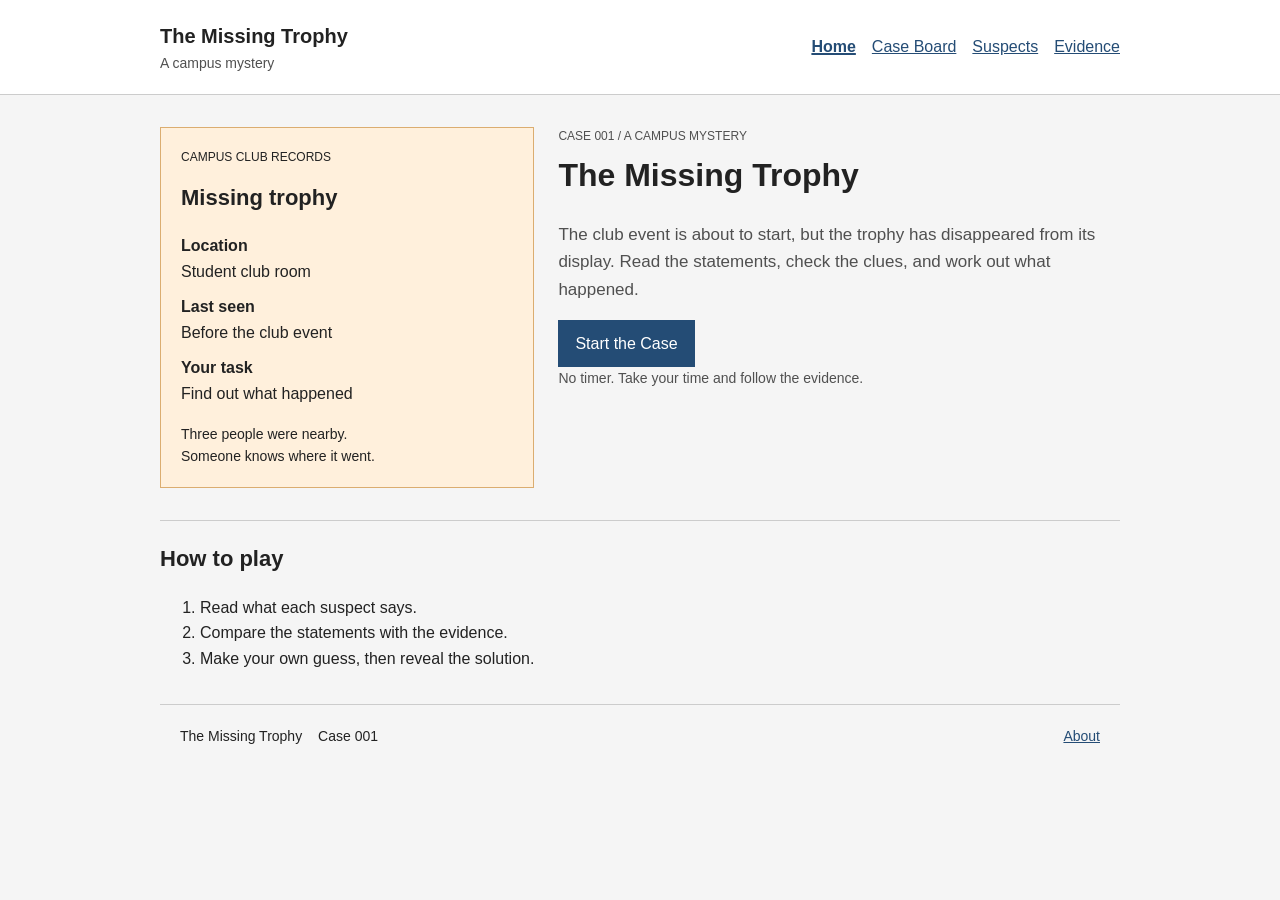
<file: GitHub_Game_Only/index.html>
<!DOCTYPE html>
<html lang="en">
  <head>
    <meta charset="utf-8">
    <meta name="viewport" content="width=device-width, initial-scale=1">
    <meta name="description" content="A short campus mystery. Compare the suspects, check the clues, and find the missing trophy.">
    <title>
      Home page "The Missing Trophy" 
    </title>
    <link rel="stylesheet" href="styles.css">
  </head>
  <body>
    <a class="skip-link" href="#main">
      Skip to content
    </a>
    <header class="site-header">
      <div class="header-inner">
        <a class="brand" href="index.html">
          The Missing Trophy
          <span>
            A campus mystery
          </span>
        </a>
        <nav aria-label="Main navigation">
          <ul>
            <li>
              <a href="index.html" aria-current="page">
                Home
              </a>
            </li>
            <li>
              <a href="case-board.html">
                Case Board
              </a>
            </li>
            <li>
              <a href="suspects.html">
                Suspects
              </a>
            </li>
            <li>
              <a href="evidence.html">
                Evidence
              </a>
            </li>
          </ul>
        </nav>
      </div>
    </header>
    <main id="main" class="container" tabindex="-1">
      <section class="home-layout" aria-labelledby="home-title">
        <aside class="case-file" aria-label="Case brief">
          <p class="file-label">
            CAMPUS CLUB RECORDS
          </p>
          <h2>
            Missing trophy
          </h2>
          <dl>
            <div>
              <dt>
                Location
              </dt>
              <dd>
                Student club room
              </dd>
            </div>
            <div>
              <dt>
                Last seen
              </dt>
              <dd>
                Before the club event
              </dd>
            </div>
            <div>
              <dt>
                Your task
              </dt>
              <dd>
                Find out what happened
              </dd>
            </div>
          </dl>
          <p class="file-note">
            Three people were nearby.
            <br>
            Someone knows where it went.
          </p>
        </aside>
        <div class="home-intro">
          <p class="eyebrow">
            CASE 001 / A CAMPUS MYSTERY
          </p>
          <h1 id="home-title">
            The Missing Trophy
          </h1>
          <p class="lead">
            The club event is about to start, but the trophy has disappeared from its display. Read the statements, check the clues, and work out what happened.
          </p>
          <a class="button" href="case-board.html">
            Start the Case
          </a>
          <p class="small-note">
            No timer. Take your time and follow the evidence.
          </p>
        </div>
      </section>
      <section class="how-to" aria-labelledby="how-title">
        <h2 id="how-title">
          How to play
        </h2>
        <ol>
          <li>
            Read what each suspect says.
          </li>
          <li>
            Compare the statements with the evidence.
          </li>
          <li>
            Make your own guess, then reveal the solution.
          </li>
        </ol>
      </section>
    </main>
    <footer class="site-footer">
      <p>
        The Missing Trophy
        <span>
          Case 001
        </span>
      </p>
      <a href="team.html">
        About
      </a>
    </footer>
  </body>
</html>
</file>
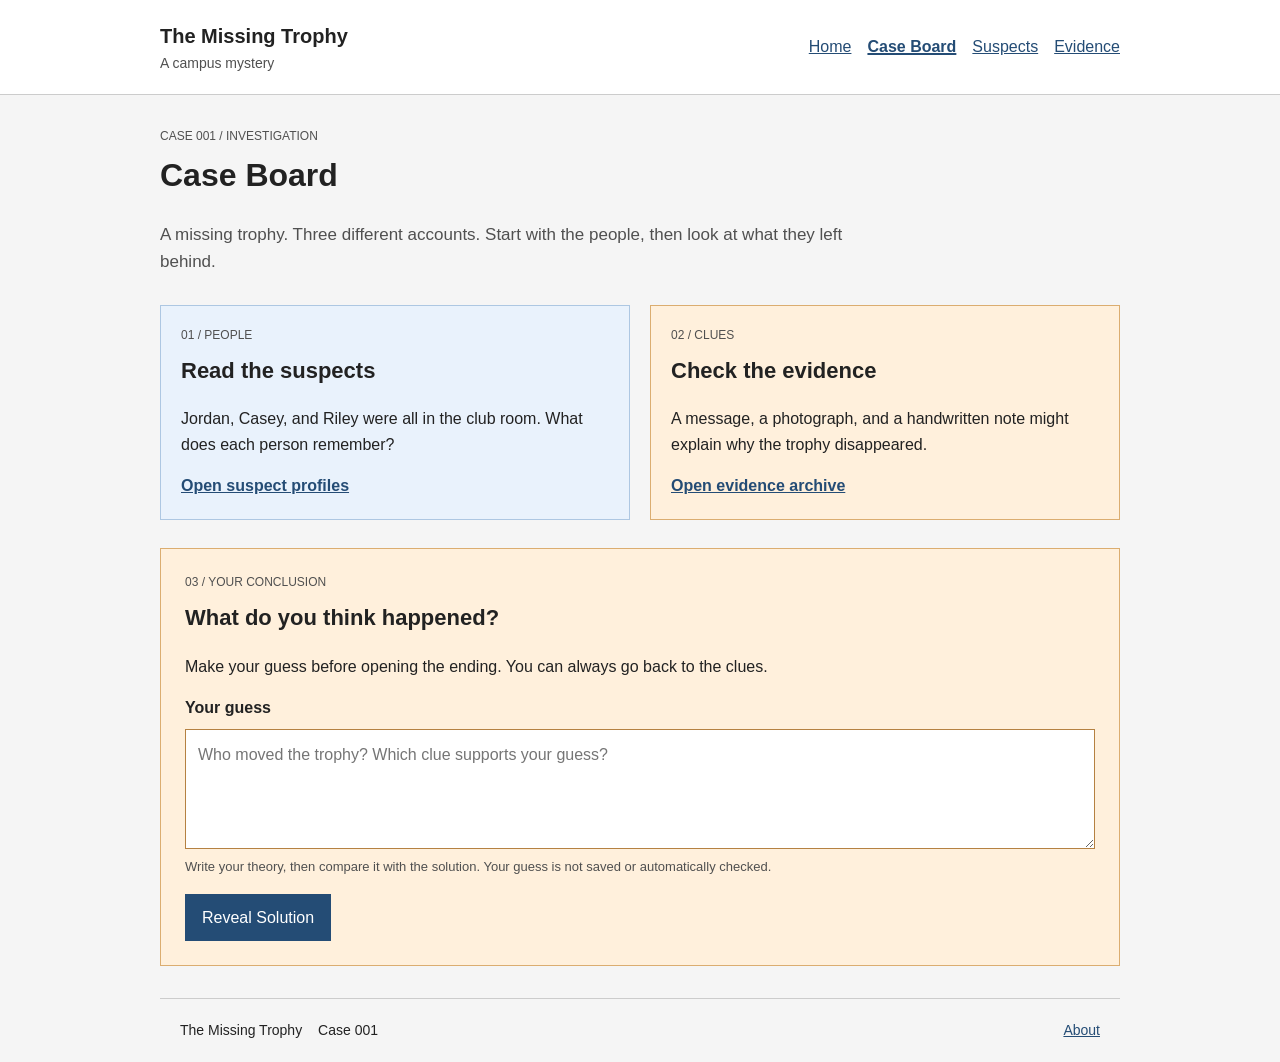
<file: GitHub_Game_Only/case-board.html>
<!DOCTYPE html>
<html lang="en">
  <head>
    <meta charset="utf-8">
    <meta name="viewport" content="width=device-width, initial-scale=1">
    <meta name="description" content="A short campus mystery. Compare the suspects, check the clues, and find the missing trophy.">
    <title>
      Case Board | The Missing Trophy
    </title>
    <link rel="stylesheet" href="styles.css">
  </head>
  <body>
    <a class="skip-link" href="#main">
      Skip to content
    </a>
    <header class="site-header">
      <div class="header-inner">
        <a class="brand" href="index.html">
          The Missing Trophy
          <span>
            A campus mystery
          </span>
        </a>
        <nav aria-label="Main navigation">
          <ul>
            <li>
              <a href="index.html">
                Home
              </a>
            </li>
            <li>
              <a href="case-board.html" aria-current="page">
                Case Board
              </a>
            </li>
            <li>
              <a href="suspects.html">
                Suspects
              </a>
            </li>
            <li>
              <a href="evidence.html">
                Evidence
              </a>
            </li>
          </ul>
        </nav>
      </div>
    </header>
    <main id="main" class="container" tabindex="-1">
      <section class="page-heading" aria-labelledby="board-title">
        <p class="eyebrow">
          CASE 001 / INVESTIGATION
        </p>
        <h1 id="board-title">
          Case Board
        </h1>
        <p class="lead">
          A missing trophy. Three different accounts. Start with the people, then look at what they left behind.
        </p>
      </section>
      <div class="investigation-grid">
        <article class="card step-card">
          <p class="eyebrow">
            01 / PEOPLE
          </p>
          <h2>
            Read the suspects
          </h2>
          <p>
            Jordan, Casey, and Riley were all in the club room. What does each person remember?
          </p>
          <a class="text-link" href="suspects.html">
            Open suspect profiles
          </a>
        </article>
        <article class="card step-card">
          <p class="eyebrow">
            02 / CLUES
          </p>
          <h2>
            Check the evidence
          </h2>
          <p>
            A message, a photograph, and a handwritten note might explain why the trophy disappeared.
          </p>
          <a class="text-link" href="evidence.html">
            Open evidence archive
          </a>
        </article>
      </div>
      <section class="decision" aria-labelledby="decision-title">
        <div>
          <p class="eyebrow">
            03 / YOUR CONCLUSION
          </p>
          <h2 id="decision-title">
            What do you think happened?
          </h2>
          <p>
            Make your guess before opening the ending. You can always go back to the clues.
          </p>
        </div>
        <label class="guess-label" for="guess">
          Your guess
        </label>
        <textarea id="guess" name="guess" rows="3" aria-describedby="guess-help" placeholder="Who moved the trophy? Which clue supports your guess?"></textarea>
        <p id="guess-help" class="guess-help">
          Write your theory, then compare it with the solution. Your guess is not saved or automatically checked.
        </p>
        <a class="button" href="#solution">
          Reveal Solution
        </a>
      </section>
      <!-- The URL fragment selects this section CSS :target reveals it -->
      <section id="solution" class="solution" aria-labelledby="solution-title" tabindex="-1">
        <p class="eyebrow">
          CASE CLOSED
        </p>
        <h2 id="solution-title">
          Riley moved the trophy
        </h2>
        <p>
          Riley moved the trophy to shelf B in the storage room to keep it safe while the display area was cleaned. Riley forgot to tell Jordan, so everyone thought it was missing.
        </p>
        <ul>
          <li>
            The message asked for the display area to be cleared.
          </li>
          <li>
            Casey's photo shows Riley carrying a box away from the table.
          </li>
          <li>
            The storage note confirms where the trophy went.
          </li>
        </ul>
        <p>
          The clues point to a mix-up before the event. Did your guess match?
        </p>
        <a class="button button-secondary" href="index.html">
          Restart Case
        </a>
        <a class="text-link" href="case-board.html">
          Close the solution
        </a>
      </section>
    </main>
    <footer class="site-footer">
      <p>
        The Missing Trophy
        <span>
          Case 001
        </span>
      </p>
      <a href="team.html">
        About
      </a>
    </footer>
  </body>
</html>
</file>
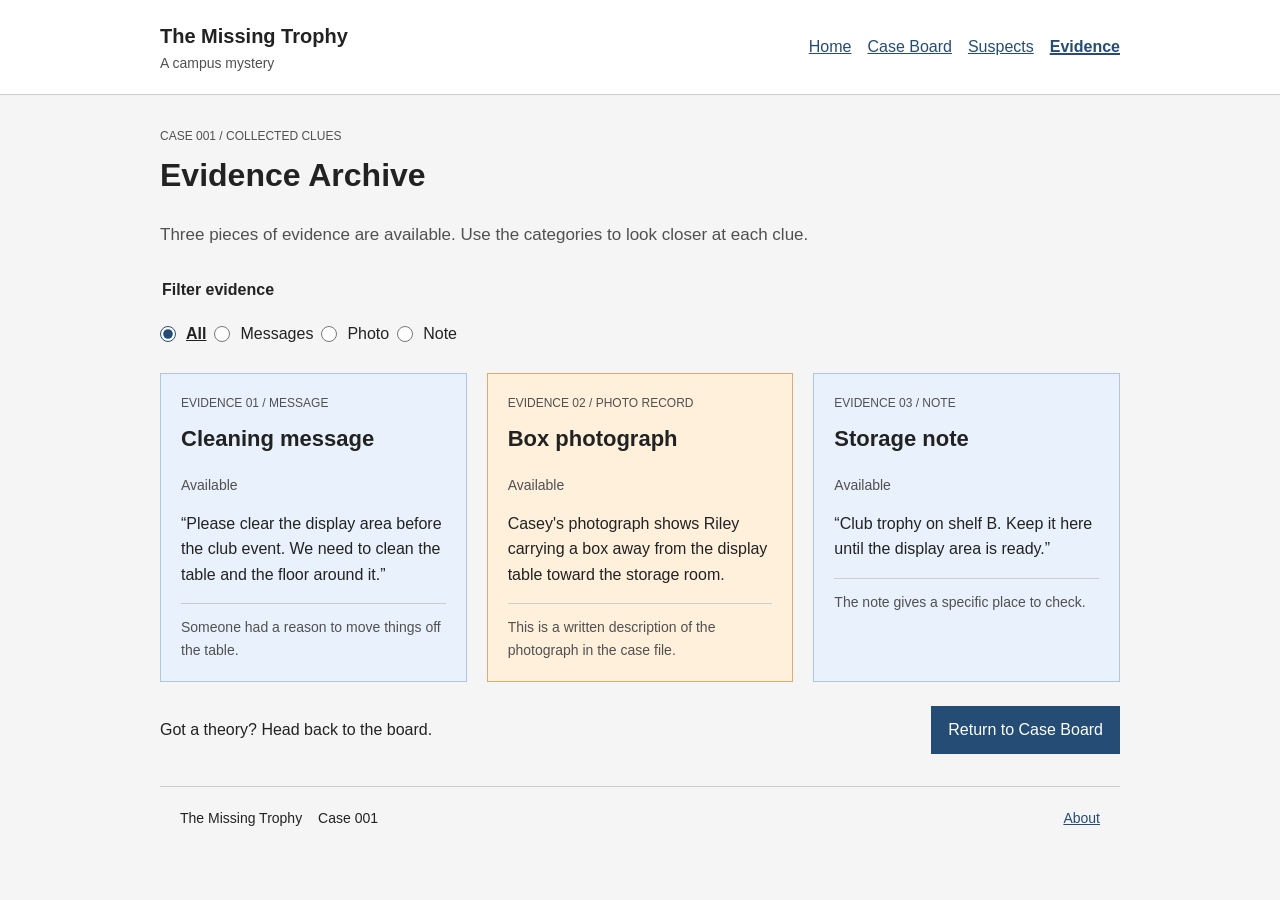
<file: GitHub_Game_Only/evidence.html>
<!DOCTYPE html>
<html lang="en">
  <head>
    <meta charset="utf-8">
    <meta name="viewport" content="width=device-width, initial-scale=1">
    <meta name="description" content="A short campus mystery. Compare the suspects, check the clues, and find the missing trophy.">
    <title>
      Evidence Archive | The Missing Trophy
    </title>
    <link rel="stylesheet" href="styles.css">
  </head>
  <body>
    <a class="skip-link" href="#main">
      Skip to content
    </a>
    <header class="site-header">
      <div class="header-inner">
        <a class="brand" href="index.html">
          The Missing Trophy
          <span>
            A campus mystery
          </span>
        </a>
        <nav aria-label="Main navigation">
          <ul>
            <li>
              <a href="index.html">
                Home
              </a>
            </li>
            <li>
              <a href="case-board.html">
                Case Board
              </a>
            </li>
            <li>
              <a href="suspects.html">
                Suspects
              </a>
            </li>
            <li>
              <a href="evidence.html" aria-current="page">
                Evidence
              </a>
            </li>
          </ul>
        </nav>
      </div>
    </header>
    <main id="main" class="container" tabindex="-1">
      <section class="page-heading" aria-labelledby="evidence-title">
        <p class="eyebrow">
          CASE 001 / COLLECTED CLUES
        </p>
        <h1 id="evidence-title">
          Evidence Archive
        </h1>
        <p class="lead">
          Three pieces of evidence are available. Use the categories to look closer at each clue.
        </p>
      </section>
      <!-- Inputs and the grid share a parent so CSS sibling selectors can filter cards -->
      <fieldset class="evidence-filters">
        <legend>
          Filter evidence
        </legend>
        <input type="radio" name="category" id="all" checked>
        <label for="all">
          All
        </label>
        <input type="radio" name="category" id="messages">
        <label for="messages">
          Messages
        </label>
        <input type="radio" name="category" id="photo">
        <label for="photo">
          Photo
        </label>
        <input type="radio" name="category" id="note">
        <label for="note">
          Note
        </label>
        <div class="card-grid evidence-grid">
          <article class="card clue-card" data-category="message">
            <p class="eyebrow">
              EVIDENCE 01 / MESSAGE
            </p>
            <h2>
              Cleaning message
            </h2>
            <p class="status">
              Available
            </p>
            <blockquote>
              “Please clear the display area before the club event. We need to clean the table and the floor around it.”
            </blockquote>
            <p class="detail">
              Someone had a reason to move things off the table.
            </p>
          </article>
          <article class="card clue-card" data-category="photo">
            <p class="eyebrow">
              EVIDENCE 02 / PHOTO RECORD
            </p>
            <h2>
              Box photograph
            </h2>
            <p class="status">
              Available
            </p>
            <p>
              Casey's photograph shows Riley carrying a box away from the display table toward the storage room.
            </p>
            <p class="detail">
              This is a written description of the photograph in the case file.
            </p>
          </article>
          <article class="card clue-card" data-category="note">
            <p class="eyebrow">
              EVIDENCE 03 / NOTE
            </p>
            <h2>
              Storage note
            </h2>
            <p class="status">
              Available
            </p>
            <blockquote>
              “Club trophy on shelf B. Keep it here until the display area is ready.”
            </blockquote>
            <p class="detail">
              The note gives a specific place to check.
            </p>
          </article>
        </div>
      </fieldset>
      <div class="page-next">
        <p>
          Got a theory? Head back to the board.
        </p>
        <a class="button" href="case-board.html">
          Return to Case Board
        </a>
      </div>
    </main>
    <footer class="site-footer">
      <p>
        The Missing Trophy
        <span>
          Case 001
        </span>
      </p>
      <a href="team.html">
        About
      </a>
    </footer>
  </body>
</html>
</file>
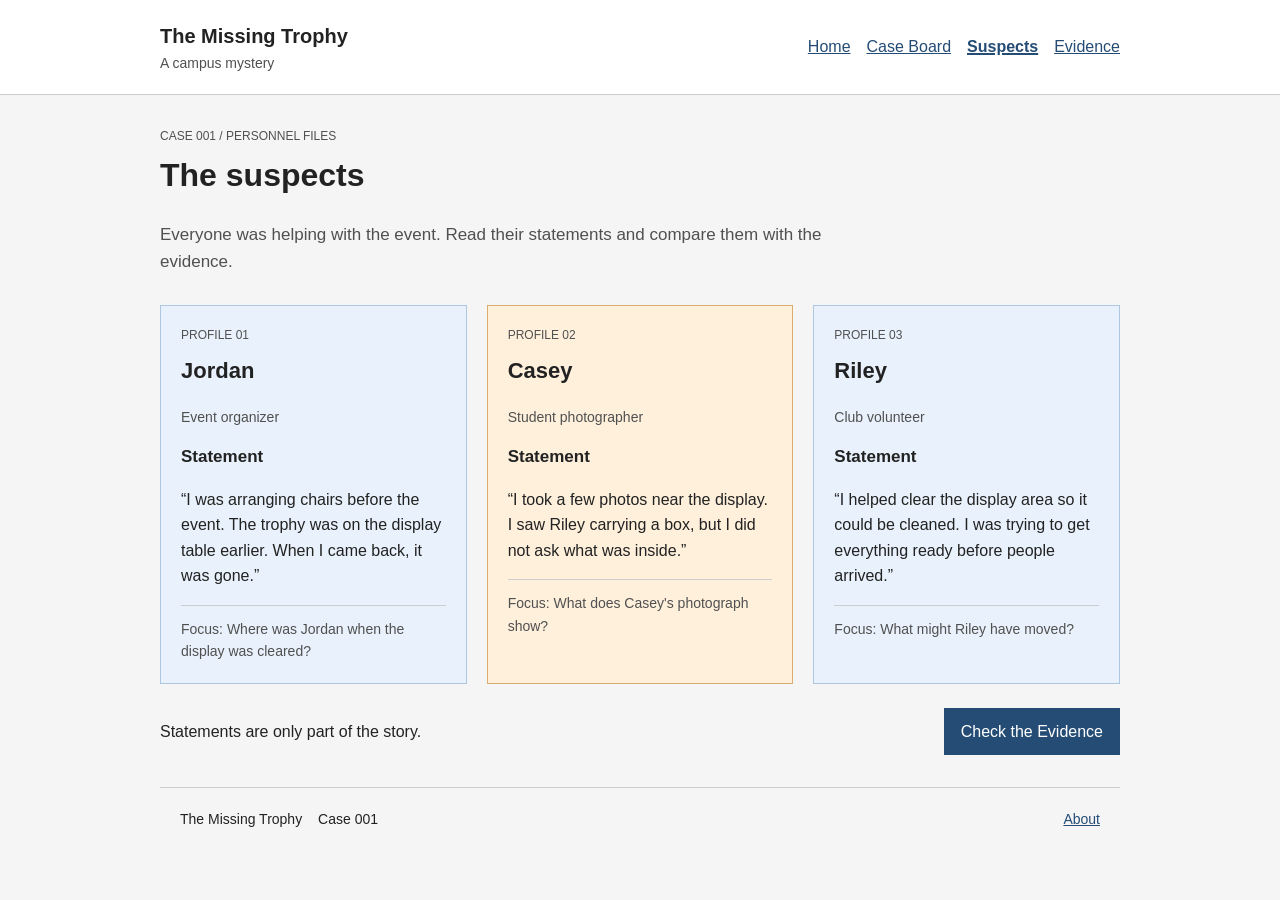
<file: GitHub_Game_Only/suspects.html>
<!DOCTYPE html>
<html lang="en">
  <head>
    <meta charset="utf-8">
    <meta name="viewport" content="width=device-width, initial-scale=1">
    <meta name="description" content="A short campus mystery. Compare the suspects, check the clues, and find the missing trophy.">
    <title>
      Suspects | The Missing Trophy
    </title>
    <link rel="stylesheet" href="styles.css">
  </head>
  <body>
    <a class="skip-link" href="#main">
      Skip to content
    </a>
    <header class="site-header">
      <div class="header-inner">
        <a class="brand" href="index.html">
          The Missing Trophy
          <span>
            A campus mystery
          </span>
        </a>
        <nav aria-label="Main navigation">
          <ul>
            <li>
              <a href="index.html">
                Home
              </a>
            </li>
            <li>
              <a href="case-board.html">
                Case Board
              </a>
            </li>
            <li>
              <a href="suspects.html" aria-current="page">
                Suspects
              </a>
            </li>
            <li>
              <a href="evidence.html">
                Evidence
              </a>
            </li>
          </ul>
        </nav>
      </div>
    </header>
    <main id="main" class="container" tabindex="-1">
      <section class="page-heading" aria-labelledby="suspects-title">
        <p class="eyebrow">
          CASE 001 / PERSONNEL FILES
        </p>
        <h1 id="suspects-title">
          The suspects
        </h1>
        <p class="lead">
          Everyone was helping with the event. Read their statements and compare them with the evidence.
        </p>
      </section>
      <div class="card-grid">
        <article class="card suspect-card">
          <p class="eyebrow">
            PROFILE 01
          </p>
          <h2>
            Jordan
          </h2>
          <p class="role">
            Event organizer
          </p>
          <h3>
            Statement
          </h3>
          <blockquote>
            “I was arranging chairs before the event. The trophy was on the display table earlier. When I came back, it was gone.”
          </blockquote>
          <p class="detail">
            Focus: Where was Jordan when the display was cleared?
          </p>
        </article>
        <article class="card suspect-card">
          <p class="eyebrow">
            PROFILE 02
          </p>
          <h2>
            Casey
          </h2>
          <p class="role">
            Student photographer
          </p>
          <h3>
            Statement
          </h3>
          <blockquote>
            “I took a few photos near the display. I saw Riley carrying a box, but I did not ask what was inside.”
          </blockquote>
          <p class="detail">
            Focus: What does Casey's photograph show?
          </p>
        </article>
        <article class="card suspect-card">
          <p class="eyebrow">
            PROFILE 03
          </p>
          <h2>
            Riley
          </h2>
          <p class="role">
            Club volunteer
          </p>
          <h3>
            Statement
          </h3>
          <blockquote>
            “I helped clear the display area so it could be cleaned. I was trying to get everything ready before people arrived.”
          </blockquote>
          <p class="detail">
            Focus: What might Riley have moved?
          </p>
        </article>
      </div>
      <div class="page-next">
        <p>
          Statements are only part of the story.
        </p>
        <a class="button" href="evidence.html">
          Check the Evidence
        </a>
      </div>
    </main>
    <footer class="site-footer">
      <p>
        The Missing Trophy
        <span>
          Case 001
        </span>
      </p>
      <a href="team.html">
        About
      </a>
    </footer>
  </body>
</html>
</file>
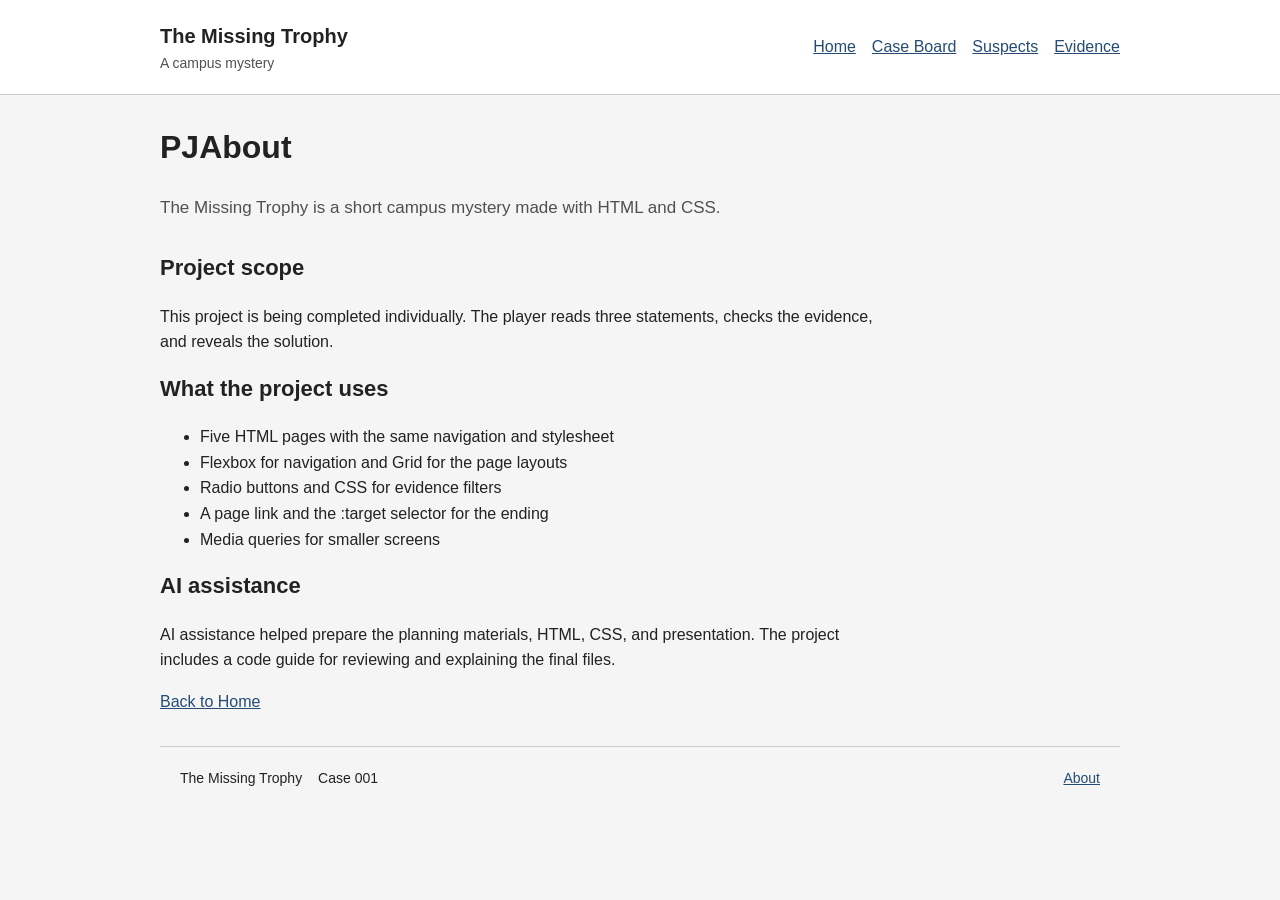
<file: GitHub_Game_Only/team.html>
<!DOCTYPE html>
<html lang="en">
  <head>
    <meta charset="utf-8">
    <meta name="viewport" content="width=device-width, initial-scale=1">
    <meta name="description" content="A short campus mystery. Compare the suspects, check the clues, and find the missing trophy.">
    <title>
      About | The Missing Trophy
    </title>
    <link rel="stylesheet" href="styles.css">
  </head>
  <body>
    <a class="skip-link" href="#main">
      Skip to content
    </a>
    <header class="site-header">
      <div class="header-inner">
        <a class="brand" href="index.html">
          The Missing Trophy
          <span>
            A campus mystery
          </span>
        </a>
        <nav aria-label="Main navigation">
          <ul>
            <li>
              <a href="index.html">
                Home
              </a>
            </li>
            <li>
              <a href="case-board.html">
                Case Board
              </a>
            </li>
            <li>
              <a href="suspects.html">
                Suspects
              </a>
            </li>
            <li>
              <a href="evidence.html">
                Evidence
              </a>
            </li>
          </ul>
        </nav>
      </div>
    </header>
    <main id="main" class="container" tabindex="-1">
      <section class="page-heading" aria-labelledby="about-title">
        <h1 id="about-title">
          PJAbout
        </h1>
        <p class="lead">
          The Missing Trophy is a short campus mystery made with HTML and CSS.
        </p>
      </section>
      <section class="about-copy">
        <h2>
          Project scope
        </h2>
        <p>
          This project is being completed individually. The player reads three statements, checks the evidence, and reveals the solution.
        </p>
        <h2>
          What the project uses
        </h2>
        <ul>
          <li>
            Five HTML pages with the same navigation and stylesheet
          </li>
          <li>
            Flexbox for navigation and Grid for the page layouts
          </li>
          <li>
            Radio buttons and CSS for evidence filters
          </li>
          <li>
            A page link and the :target selector for the ending
          </li>
          <li>
            Media queries for smaller screens
          </li>
        </ul>
        <h2>
          AI assistance
        </h2>
        <p>
          AI assistance helped prepare the planning materials, HTML, CSS, and presentation. The project includes a code guide for reviewing and explaining the final files.
        </p>
        <a href="index.html">
          Back to Home
        </a>
      </section>
    </main>
    <footer class="site-footer">
      <p>
        The Missing Trophy
        <span>
          Case 001
        </span>
      </p>
      <a href="team.html" aria-current="page">
        About
      </a>
    </footer>
  </body>
</html>
</file>
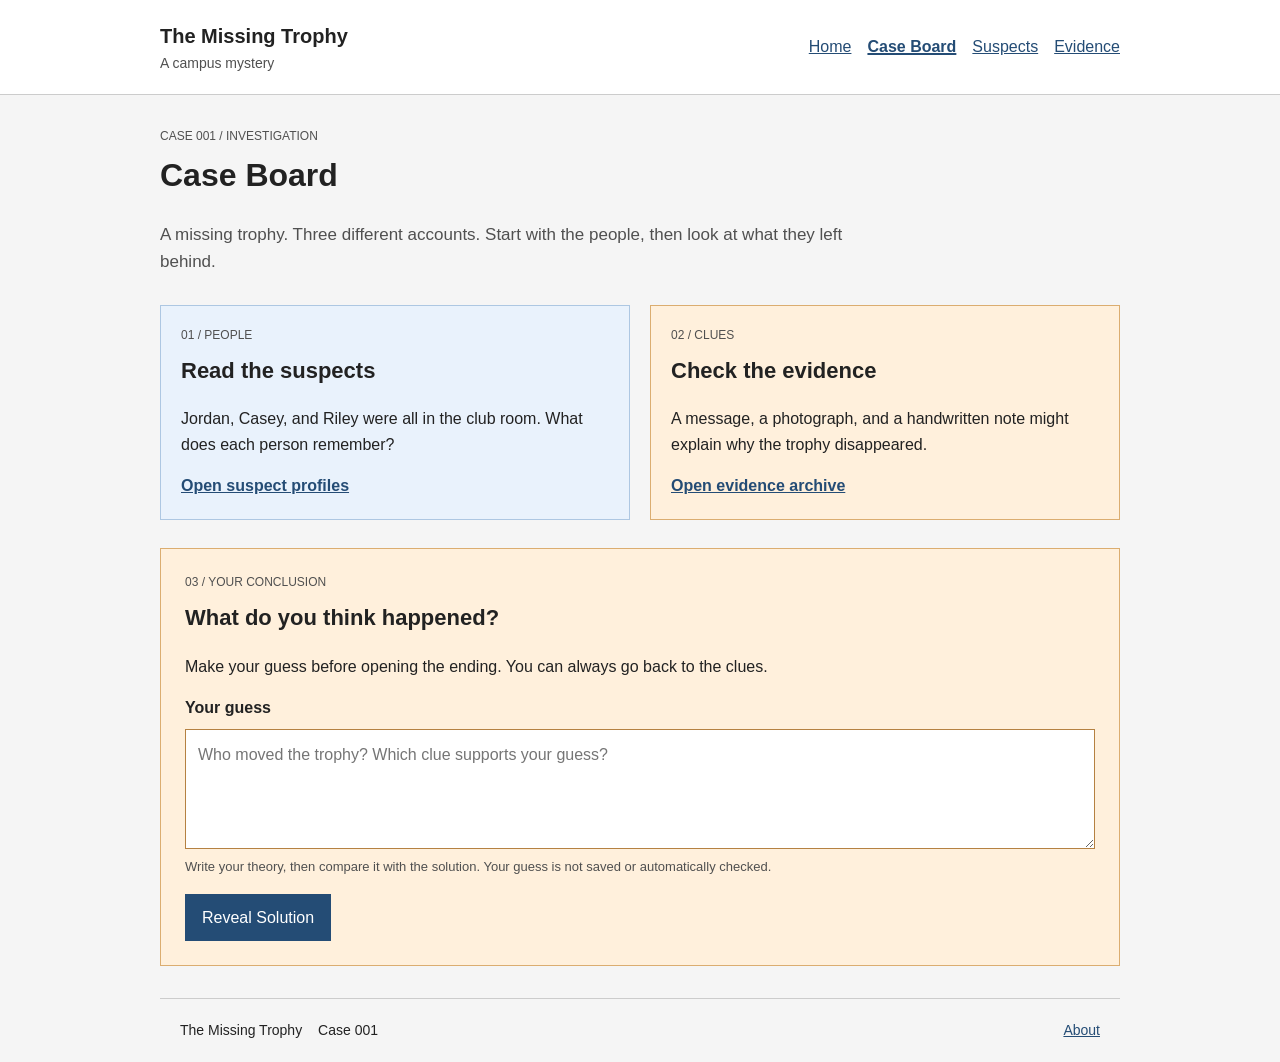
<file: PJ/case-board.html>
<!DOCTYPE html>
<html lang="en">
  <head>
    <meta charset="utf-8">
    <meta name="viewport" content="width=device-width, initial-scale=1">
    <meta name="description" content="A short campus mystery. Compare the suspects, check the clues, and find the missing trophy.">
    <title>
      Case Board/Home page/ The Missing Trophy
    </title>
    <link rel="stylesheet" href="styles.css">
  </head>
  <body>
    <a class="skip-link" href="#main">
      Skip to content
    </a>
    <header class="site-header">
      <div class="header-inner">
        <a class="brand" href="index.html">
          The Missing Trophy
          <span>
            A campus mystery
          </span>
        </a>
        <nav aria-label="Main navigation">
          <ul>
            <li>
              <a href="index.html">
                Home
              </a>
            </li>
            <li>
              <a href="case-board.html" aria-current="page">
                Case Board
              </a>
            </li>
            <li>
              <a href="suspects.html">
                Suspects
              </a>
            </li>
            <li>
              <a href="evidence.html">
                Evidence
              </a>
            </li>
          </ul>
        </nav>
      </div>
    </header>
    <main id="main" class="container" tabindex="-1">
      <section class="page-heading" aria-labelledby="board-title">
        <p class="eyebrow">
          CASE 001 / INVESTIGATION
        </p>
        <h1 id="board-title">
          Case Board
        </h1>
        <p class="lead">
          A missing trophy. Three different accounts. Start with the people, then look at what they left behind.
        </p>
      </section>
      <div class="investigation-grid">
        <article class="card step-card">
          <p class="eyebrow">
            01 / PEOPLE
          </p>
          <h2>
            Read the suspects
          </h2>
          <p>
            Jordan, Casey, and Riley were all in the club room. What does each person remember?
          </p>
          <a class="text-link" href="suspects.html">
            Open suspect profiles
          </a>
        </article>
        <article class="card step-card">
          <p class="eyebrow">
            02 / CLUES
          </p>
          <h2>
            Check the evidence
          </h2>
          <p>
            A message, a photograph, and a handwritten note might explain why the trophy disappeared.
          </p>
          <a class="text-link" href="evidence.html">
            Open evidence archive
          </a>
        </article>
      </div>
      <section class="decision" aria-labelledby="decision-title">
        <div>
          <p class="eyebrow">
            03 / YOUR CONCLUSION
          </p>
          <h2 id="decision-title">
            What do you think happened?
            
          </h2>
          <p>
            Make your guess before opening the ending. You can always go back to the clues.
          </p>
        </div>
        <label class="guess-label" for="guess">
          Your guess
        </label>
        <textarea id="guess" name="guess" rows="3" aria-describedby="guess-help" placeholder="Who moved the trophy? Which clue supports your guess?"></textarea>
        <p id="guess-help" class="guess-help">

          Write your theory, then compare it with the solution. Your guess is not saved or automatically checked.
        </p>
        <a class="button" href="#solution">
          Reveal Solution
        </a>
      </section>

      <!-- The URL fragment selects this section CSS target reveals it -->

      <section id="solution" class="solution" aria-labelledby="solution-title" tabindex="-1">
        <p class="eyebrow">
          CASE CLOSED
        </p>
        <h2 id="solution-title">
          Riley moved the trophy
        </h2>
        <p>
          Riley moved the trophy to shelf B in the storage room to keep it safe while the display area was cleaned. Riley forgot to tell Jordan, so everyone thought it was missing.
        </p>
        <ul>
          <li>
            The message asked for the display area to be cleared.
          </li>
          <li>
            Casey's photo shows Riley carrying a box away from the table.
          </li>
          <li>
            The storage note confirms where the trophy went.
          </li>
        </ul>
        <p>
          The clues point to a mix-up before the event. Did your guess match?
        </p>
        <a class="button button-secondary" href="index.html">
          Restart Case
        </a>
        <a class="text-link" href="case-board.html">
          Close the solution
        </a>
      </section>
    </main>
    <footer class="site-footer">
      <p>
        The Missing Trophy
        <span>
          Case 001
        </span>
      </p>
      <a href="team.html">
        About
      </a>
    </footer>
  </body>
</html>
</file>
<file: GitHub_Game_Only/styles.css>
/* colors used on pages*/
:root {
  --background: #f5f5f5;
  --text: #222222;
  --blue: #244c75;
  --light-blue: #e9f2fc;
  --light-orange: #fff0dc;
}

/* basic text & spacing */
* {
  box-sizing: border-box;
}

body {
  margin: 0;
  font-family: Arial, sans-serif;
  line-height: 1.6;
  background: var(--background);
  color: var(--text);
}

h1, h2, h3, p {
  margin-top: 0;
}

h1 {
  font-size: 32px;
  line-height: 1.25;
}

h2 {
  font-size: 22px;
}

h3 {
  font-size: 17px;
}

a {
  color: var(--blue);
}

blockquote {
  margin: 0 0 16px;
}

.container {
  max-width: 1000px;
  margin: auto;
  padding: 0 20px;
}

a:focus-visible, input:focus-visible, textarea:focus-visible {
  outline: 3px solid var(--blue);
  outline-offset: 4px;
}

.skip-link {
  position: absolute;
  top: -100px;
  left: 20px;
  padding: 10px;
  background: white;
}

.skip-link:focus {
  top: 10px;
}

/* The navigation uses Flexbox so links can wrap */
.site-header {
  background: white;
  border-bottom: 1px solid #cccccc;
}

.header-inner {
  max-width: 1000px;
  margin: auto;
  padding: 20px;
  display: flex;
  flex-wrap: wrap;
  align-items: center;
  justify-content: space-between;
  gap: 20px;
}

.brand {
  color: var(--text);
  font-size: 20px;
  font-weight: bold;
  text-decoration: none;
}

.brand span {
  display: block;
  font-size: 14px;
  font-weight: normal;
  color: #505050;
}

nav ul {
  display: flex;
  flex-wrap: wrap;
  gap: 16px;
  list-style: none;
  margin: 0;
  padding: 0;
}

nav a {
  display: inline-block;
  padding: 6px 0;
}

nav a[aria-current="page"] {
  font-weight: bold;
  text-decoration-thickness: 2px;
}

.site-footer {
  max-width: 960px;
  margin: 32px auto 0;
  padding: 20px;
  border-top: 1px solid #cccccc;
  display: flex;
  flex-wrap: wrap;
  justify-content: space-between;
  gap: 16px;
  font-size: 14px;
}

.site-footer p {
  margin: 0;
}

.site-footer span {
  margin-left: 12px;
}

/* Shared headings, links, and buttons */
.eyebrow {
  font-size: 12px;
  color: #505050;
  margin-bottom: 8px;
}

.lead {
  max-width: 720px;
  font-size: 17px;
  color: #505050;
  overflow-wrap: anywhere;
}

.button {
  display: inline-block;
  padding: 10px 16px;
  border: 1px solid var(--blue);
  background: var(--blue);
  color: white;
  text-decoration: none;
  transition: background-color 180ms, transform 180ms;
}

.button:hover {
  background: #173450;
  color: white;
  transform: translateY(-1px);
}

.button-secondary {
  background: white;
  color: var(--blue);
}

.text-link {
  font-weight: bold;
}

.small-note, .role, .detail, .status {
  font-size: 14px;
  color: #505050;
}

/* Home page Grid starts with one column */
.home-layout {
  display: grid;
  gap: 24px;
  padding: 32px 0;
  align-items: start;
}

.home-intro {
  animation: titleFade 300ms;
}

.case-file {
  padding: 20px;
  background: var(--light-orange);
  border: 1px solid #dbad70;
}

.file-label {
  font-size: 12px;
}

.case-file dl div {
  margin-bottom: 10px;
}

.case-file dt {
  font-weight: bold;
}

.case-file dd {
  margin: 0;
}

.file-note {
  margin-bottom: 0;
  font-size: 14px;
}

.how-to {
  border-top: 1px solid #cccccc;
  padding-top: 20px;
}

/* Reuse the same boxes on the other pages */
.page-heading {
  padding: 32px 0 12px;
}

.card-grid, .investigation-grid {
  display: grid;
  grid-template-columns: 1fr;
  gap: 20px;
}

.card {
  padding: 20px;
  border: 1px solid #adc7e2;
  background: var(--light-blue);
  overflow-wrap: anywhere;
}

.card:nth-child(even) {
  background: var(--light-orange);
  border-color: #dbad70;
}

.card p:last-child {
  margin-bottom: 0;
}

.detail {
  padding-top: 12px;
  border-top: 1px solid #cccccc;
}

.page-next {
  margin-top: 24px;
  display: flex;
  flex-wrap: wrap;
  align-items: center;
  justify-content: space-between;
  gap: 16px;
}

.page-next p {
  margin: 0;
}

.about-copy {
  max-width: 720px;
}

/* The guess field only holds text It does not check answers */
.decision {
  margin-top: 28px;
  padding: 24px;
  background: var(--light-orange);
  border: 1px solid #dbad70;
}

.guess-label {
  display: block;
  font-weight: bold;
  margin-bottom: 8px;
}

textarea {
  display: block;
  width: 100%;
  min-height: 120px;
  padding: 12px;
  border: 1px solid #b58142;
  background: white;
  color: var(--text);
  font: inherit;
  resize: vertical;
}

.guess-help {
  font-size: 13px;
  color: #505050;
  margin: 8px 0 16px;
}

/* Clicking #solution makes this section the target */
.solution {
  display: none;
  margin-top: 24px;
  padding: 20px;
  background: var(--light-blue);
  border: 1px solid #adc7e2;
  scroll-margin-top: 20px;
}

.solution:target {
  display: block;
  animation: solutionEnter 300ms;
}

.solution .text-link {
  display: inline-block;
  margin: 12px;
}

/* Radio buttons filter the clues Keep them before the grid in HTML */
.evidence-filters {
  border: 0;
  padding: 0;
  margin: 0;
  min-width: 0;
  display: grid;
  grid-template-columns: 18px minmax(0, 1fr) 18px minmax(0, 1fr);
  gap: 8px;
  align-items: center;
}

.evidence-filters legend {
  font-weight: bold;
  margin-bottom: 12px;
}

.evidence-filters input {
  margin: 0;
  width: 16px;
  height: 16px;
  accent-color: var(--blue);
}

.evidence-filters label {
  cursor: pointer;
  padding: 6px 0;
}

.evidence-filters input:checked + label {
  font-weight: bold;
  text-decoration: underline;
}

.evidence-grid {
  grid-column: 1 / -1;
  margin-top: 12px;
}

/* Hide a card if its category does not match the selected radio button */
#messages:checked ~ .evidence-grid article:not([data-category="message"]),
#photo:checked ~ .evidence-grid article:not([data-category="photo"]),
#note:checked ~ .evidence-grid article:not([data-category="note"]) {
  display: none;
}

.clue-card {
  animation: clueEnter 300ms;
}

/* Three short animations required for the project */
@keyframes titleFade {
  from {
    opacity: 0;
  }
  to {
    opacity: 1;
  }
}

@keyframes clueEnter {
  from {
    opacity: 0;
    transform: translateY(4px);
  }
  to {
    opacity: 1;
    transform: translateY(0);
  }
}

@keyframes solutionEnter {
  from {
    opacity: 0;
    transform: translateY(4px);
  }
  to {
    opacity: 1;
    transform: translateY(0);
  }
}

/* Add columns when there is enough room */
@media (min-width: 768px) {
  .home-layout {
    grid-template-columns: 1fr 1.5fr;
  }
  .card-grid, .investigation-grid {
    grid-template-columns: repeat(2, minmax(0, 1fr));
  }
  .evidence-filters {
    grid-template-columns: 18px max-content 18px max-content 18px max-content 18px minmax(0, 1fr);
  }
}

@media (min-width: 1024px) {
  .card-grid {
    grid-template-columns: repeat(3, minmax(0, 1fr));
  }
}

/* Respect the device's reduced-motion setting */
@media (prefers-reduced-motion: reduce) {
  *, *::before, *::after {
    animation: none !important;
    transition: none !important;
  }
  .button:hover {
    transform: none;
  }
}
</file>
<file: PJ/styles.css>
/* colors used on pages*/
:root {
  --background: #f5f5f5;
  --text: #222222;
  --blue: #244c75;
  --light-blue: #e9f2fc;
  --light-orange: #fff0dc;
}

/* basic text & spacing */
* {
  box-sizing: border-box;
}

body {
  margin: 0;
  font-family: Arial, sans-serif;
  line-height: 1.6;
  background: var(--background);
  color: var(--text);
}

h1, h2, h3, p {
  margin-top: 0;
}

h1 {
  font-size: 32px;
  line-height: 1.25;
}

h2 {
  font-size: 22px;
}

h3 {
  font-size: 17px;
}

a {
  color: var(--blue);
}

blockquote {
  margin: 0 0 16px;
}

.container {
  max-width: 1000px;
  margin: auto;
  padding: 0 20px;
}

a:focus-visible, input:focus-visible, textarea:focus-visible {
  outline: 3px solid var(--blue);
  outline-offset: 4px;
}

.skip-link {
  position: absolute;
  top: -100px;
  left: 20px;
  padding: 10px;
  background: white;
}

.skip-link:focus {
  top: 10px;
}

/* The navigation uses Flexbox so links can wrap */
.site-header {
  background: white;
  border-bottom: 1px solid #cccccc;
}

.header-inner {
  max-width: 1000px;
  margin: auto;
  padding: 20px;
  display: flex;
  flex-wrap: wrap;
  align-items: center;
  justify-content: space-between;
  gap: 20px;
}

.brand {
  color: var(--text);
  font-size: 20px;
  font-weight: bold;
  text-decoration: none;
}

.brand span {
  display: block;
  font-size: 14px;
  font-weight: normal;
  color: #505050;
}

nav ul {
  display: flex;
  flex-wrap: wrap;
  gap: 16px;
  list-style: none;
  margin: 0;
  padding: 0;
}

nav a {
  display: inline-block;
  padding: 6px 0;
}

nav a[aria-current="page"] {
  font-weight: bold;
  text-decoration-thickness: 2px;
}

.site-footer {
  max-width: 960px;
  margin: 32px auto 0;
  padding: 20px;
  border-top: 1px solid #cccccc;
  display: flex;
  flex-wrap: wrap;
  justify-content: space-between;
  gap: 16px;
  font-size: 14px;
}

.site-footer p {
  margin: 0;
}

.site-footer span {
  margin-left: 12px;
}

/* Shared headings, links, and buttons */
.eyebrow {
  font-size: 12px;
  color: #505050;
  margin-bottom: 8px;
}

.lead {
  max-width: 720px;
  font-size: 17px;
  color: #505050;
  overflow-wrap: anywhere;
}

.button {
  display: inline-block;
  padding: 10px 16px;
  border: 1px solid var(--blue);
  background: var(--blue);
  color: white;
  text-decoration: none;
  transition: background-color 180ms, transform 180ms;
}

.button:hover {
  background: #173450;
  color: white;
  transform: translateY(-1px);
}

.button-secondary {
  background: white;
  color: var(--blue);
}

.text-link {
  font-weight: bold;
}

.small-note, .role, .detail, .status {
  font-size: 14px;
  color: #505050;
}

/* Home page Grid starts with one column */
.home-layout {
  display: grid;
  gap: 24px;
  padding: 32px 0;
  align-items: start;
}

.home-intro {
  animation: titleFade 300ms;
}

.case-file {
  padding: 20px;
  background: var(--light-orange);
  border: 1px solid #dbad70;
}

.file-label {
  font-size: 12px;
}

.case-file dl div {
  margin-bottom: 10px;
}

.case-file dt {
  font-weight: bold;
}

.case-file dd {
  margin: 0;
}

.file-note {
  margin-bottom: 0;
  font-size: 14px;
}

.how-to {
  border-top: 1px solid #cccccc;
  padding-top: 20px;
}

/* Reuse the same boxes on the other pages */
.page-heading {
  padding: 32px 0 12px;
}

.card-grid, .investigation-grid {
  display: grid;
  grid-template-columns: 1fr;
  gap: 20px;
}

.card {
  padding: 20px;
  border: 1px solid #adc7e2;
  background: var(--light-blue);
  overflow-wrap: anywhere;
}

.card:nth-child(even) {
  background: var(--light-orange);
  border-color: #dbad70;
}

.card p:last-child {
  margin-bottom: 0;
}

.detail {
  padding-top: 12px;
  border-top: 1px solid #cccccc;
}

.page-next {
  margin-top: 24px;
  display: flex;
  flex-wrap: wrap;
  align-items: center;
  justify-content: space-between;
  gap: 16px;
}

.page-next p {
  margin: 0;
}

.about-copy {
  max-width: 720px;
}

/* The guess field only holds text It does not check answers */
.decision {
  margin-top: 28px;
  padding: 24px;
  background: var(--light-orange);
  border: 1px solid #dbad70;
}

.guess-label {
  display: block;
  font-weight: bold;
  margin-bottom: 8px;
}

textarea {
  display: block;
  width: 100%;
  min-height: 120px;
  padding: 12px;
  border: 1px solid #b58142;
  background: white;
  color: var(--text);
  font: inherit;
  resize: vertical;
}

.guess-help {
  font-size: 13px;
  color: #505050;
  margin: 8px 0 16px;
}

/* Clicking #solution makes this section the target */
.solution {
  display: none;
  margin-top: 24px;
  padding: 20px;
  background: var(--light-blue);
  border: 1px solid #adc7e2;
  scroll-margin-top: 20px;
}

.solution:target {
  display: block;
  animation: solutionEnter 300ms;
}

.solution .text-link {
  display: inline-block;
  margin: 12px;
}

/* Radio buttons filter the clues Keep them before the grid in HTML */
.evidence-filters {
  border: 0;
  padding: 0;
  margin: 0;
  min-width: 0;
  display: grid;
  grid-template-columns: 18px minmax(0, 1fr) 18px minmax(0, 1fr);
  gap: 8px;
  align-items: center;
}

.evidence-filters legend {
  font-weight: bold;
  margin-bottom: 12px;
}

.evidence-filters input {
  margin: 0;
  width: 16px;
  height: 16px;
  accent-color: var(--blue);
}

.evidence-filters label {
  cursor: pointer;
  padding: 6px 0;
}

.evidence-filters input:checked + label {
  font-weight: bold;
  text-decoration: underline;
}

.evidence-grid {
  grid-column: 1 / -1;
  margin-top: 12px;
}

/* Hide a card if its category does not match the selected radio button */
#messages:checked ~ .evidence-grid article:not([data-category="message"]),
#photo:checked ~ .evidence-grid article:not([data-category="photo"]),
#note:checked ~ .evidence-grid article:not([data-category="note"]) {
  display: none;
}

.clue-card {
  animation: clueEnter 300ms;
}

/* Three short animations required for the project */
@keyframes titleFade {
  from {
    opacity: 0;
  }
  to {
    opacity: 1;
  }
}

@keyframes clueEnter {
  from {
    opacity: 0;
    transform: translateY(4px);
  }
  to {
    opacity: 1;
    transform: translateY(0);
  }
}

@keyframes solutionEnter {
  from {
    opacity: 0;
    transform: translateY(4px);
  }
  to {
    opacity: 1;
    transform: translateY(0);
  }
}

/* Add columns when there is enough room */
@media (min-width: 768px) {
  .home-layout {
    grid-template-columns: 1fr 1.5fr;
  }
  .card-grid, .investigation-grid {
    grid-template-columns: repeat(2, minmax(0, 1fr));
  }
  .evidence-filters {
    grid-template-columns: 18px max-content 18px max-content 18px max-content 18px minmax(0, 1fr);
  }
}

@media (min-width: 1024px) {
  .card-grid {
    grid-template-columns: repeat(3, minmax(0, 1fr));
  }
}

/* Respect the device's reduced-motion setting */
@media (prefers-reduced-motion: reduce) {
  *, *::before, *::after {
    animation: none !important;
    transition: none !important;
  }
  .button:hover {
    transform: none;
  }
}
</file>
